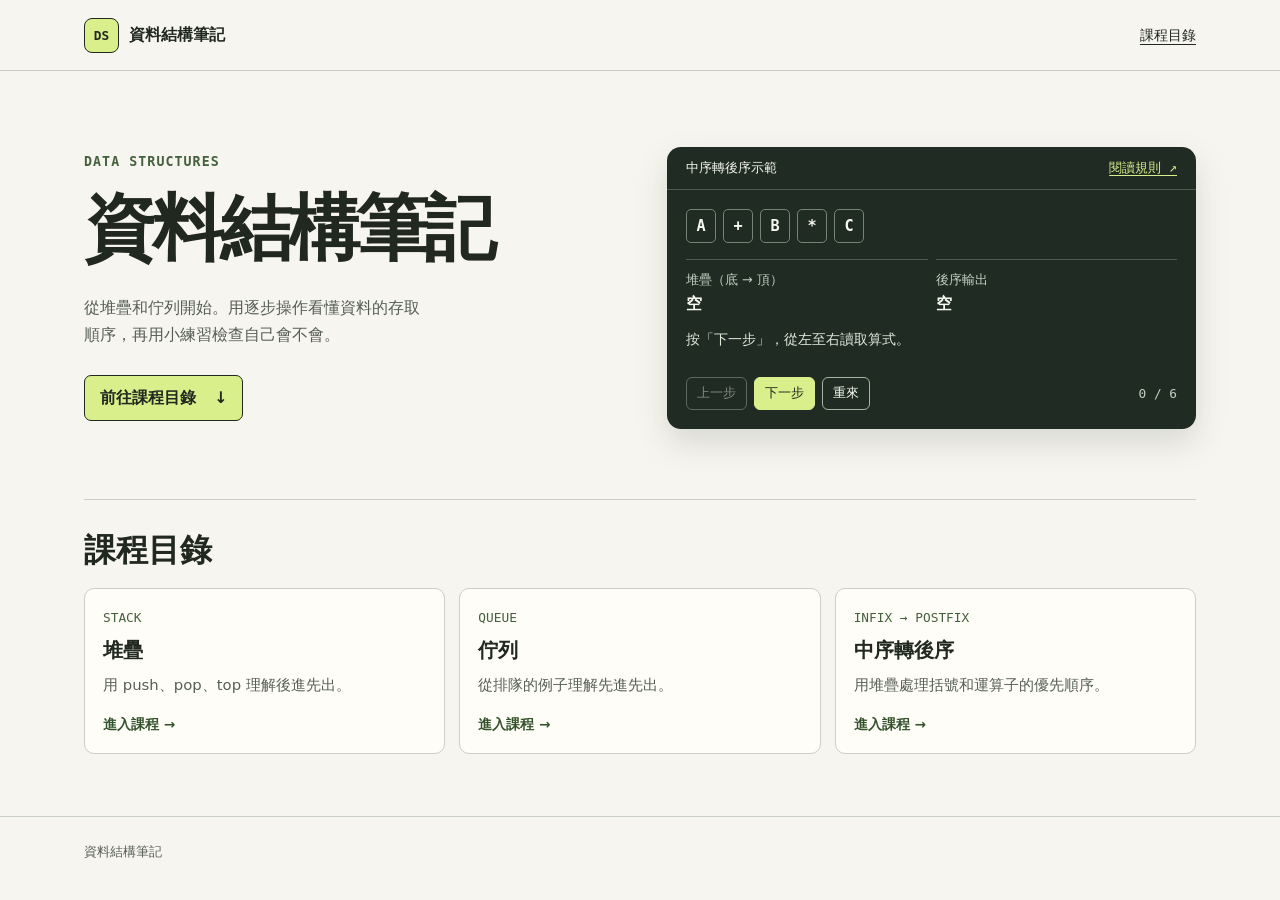
<file: index.html>
<!doctype html>
<html lang="zh-Hant">
<head>
  <meta charset="utf-8">
  <meta name="viewport" content="width=device-width, initial-scale=1">
  <meta name="description" content="用操作範例與小練習複習堆疊、佇列和中序轉後序。">
  <title>資料結構筆記</title>
  <link rel="stylesheet" href="assets/style.css">
  <script src="assets/demo.js" defer></script>
</head>
<body>
  <header><div class="wrap">
    <a class="brand" href="index.html"><span class="mark" aria-hidden="true">DS</span> 資料結構筆記</a>
    <nav aria-label="主導覽"><a href="#lessons">課程目錄</a></nav>
  </div></header>

  <main class="wrap">
    <section class="hero" aria-labelledby="page-title">
      <div>
        <p class="kicker" lang="en">DATA STRUCTURES</p>
        <h1 id="page-title">資料結構筆記</h1>
        <p>從堆疊和佇列開始。用逐步操作看懂資料的存取順序，再用小練習檢查自己會不會。</p>
        <a class="primary" href="#lessons">前往課程目錄 <span aria-hidden="true">↓</span></a>
      </div>
      <section class="demo" data-demo aria-labelledby="demo-title">
        <div class="demo-heading">
          <span id="demo-title">中序轉後序示範</span>
          <a href="lessons/infix-to-postfix.html">閱讀規則 ↗</a>
        </div>
        <div class="demo-body">
          <ol class="tokens" aria-label="中序算式"><li>A</li><li>+</li><li>B</li><li>*</li><li>C</li></ol>
          <div aria-live="polite" aria-atomic="true">
            <dl>
              <div><dt>堆疊（底 → 頂）</dt><dd data-stack>空</dd></div>
              <div><dt>後序輸出</dt><dd data-output>空</dd></div>
            </dl>
            <p class="demo-message" data-message>按「下一步」，從左至右讀取算式。</p>
          </div>
          <div class="demo-actions">
            <button type="button" data-previous disabled>上一步</button>
            <button class="next" type="button" data-next>下一步</button>
            <button type="button" data-reset>重來</button>
            <span class="counter" data-counter>0 / 6</span>
          </div>
          <noscript><p>啟用 JavaScript 即可操作示範。完整步驟也列在中序轉後序的課程頁。</p></noscript>
        </div>
      </section>
    </section>

    <section class="catalogue" id="lessons" aria-labelledby="catalogue-title">
      <h2 id="catalogue-title">課程目錄</h2>
      <div class="cards">
        <a class="card" href="lessons/stack.html">
          <code>STACK</code><h3>堆疊</h3><p>用 push、pop、top 理解後進先出。</p><span class="more">進入課程 →</span>
        </a>
        <a class="card" href="lessons/queue.html">
          <code>QUEUE</code><h3>佇列</h3><p>從排隊的例子理解先進先出。</p><span class="more">進入課程 →</span>
        </a>
        <a class="card" href="lessons/infix-to-postfix.html">
          <code>INFIX → POSTFIX</code><h3>中序轉後序</h3><p>用堆疊處理括號和運算子的優先順序。</p><span class="more">進入課程 →</span>
        </a>
      </div>
    </section>
  </main>
  <footer><div class="wrap">資料結構筆記</div></footer>
</body>
</html>
</file>
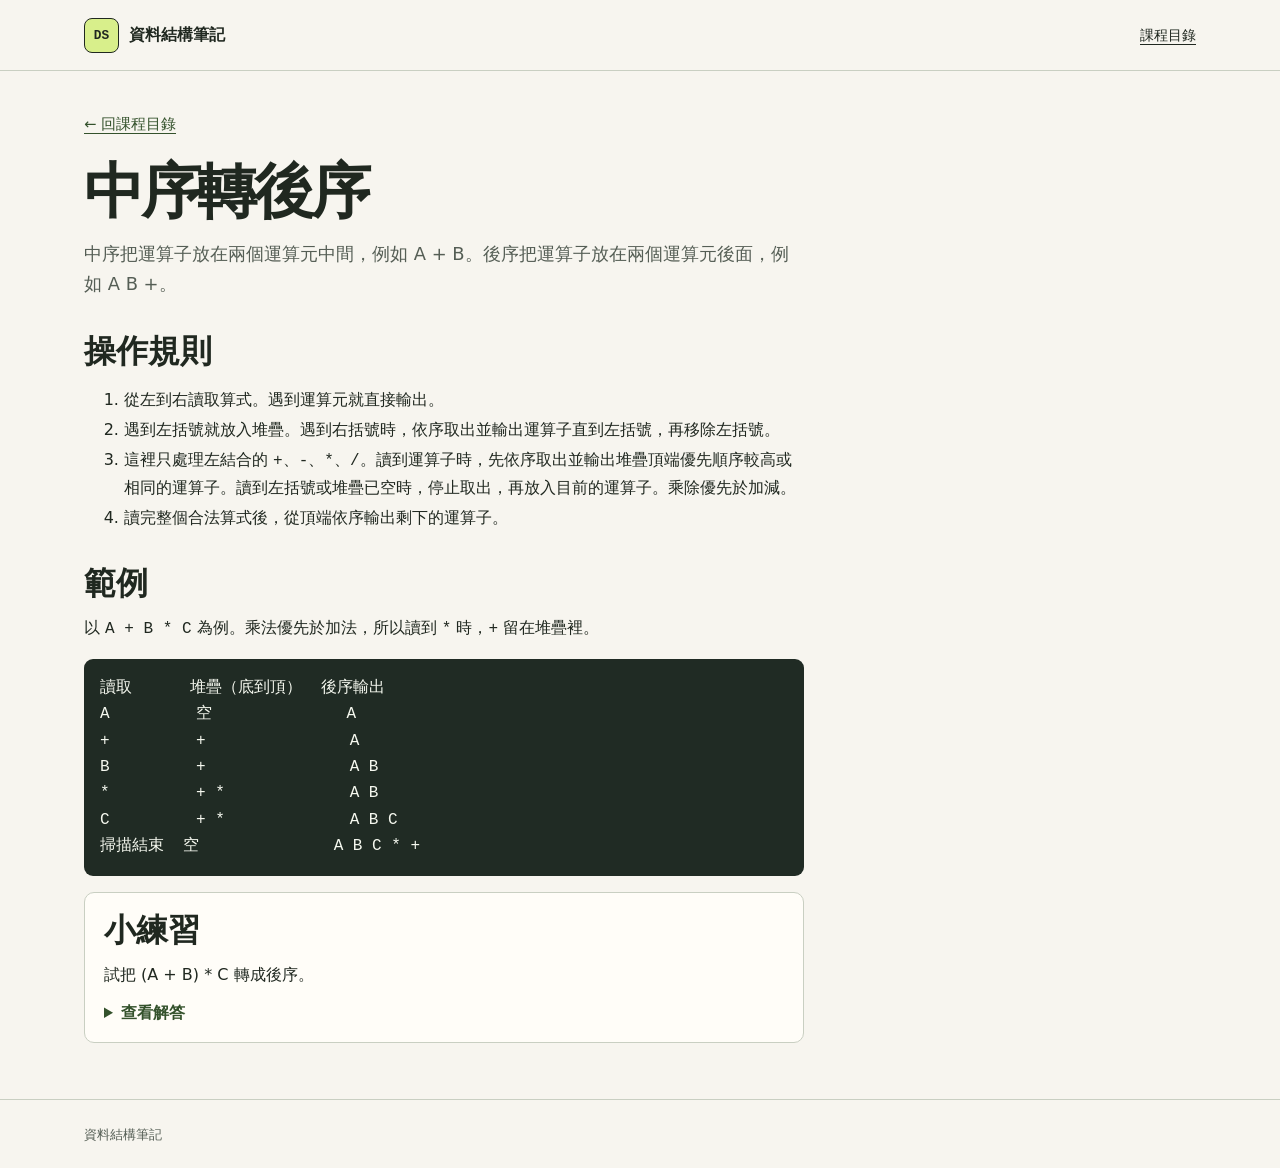
<file: lessons/infix-to-postfix.html>
<!doctype html>
<html lang="zh-Hant">
<head>
  <meta charset="utf-8">
  <meta name="viewport" content="width=device-width, initial-scale=1">
  <meta name="description" content="中序把運算子放在兩個運算元中間，例如 A + B。後序把運算子放在兩個運算元後面，例如 A B +。">
  <title>中序轉後序｜資料結構筆記</title>
  <link rel="stylesheet" href="../assets/style.css">
</head>
<body>
  <header><div class="wrap">
    <a class="brand" href="../index.html"><span class="mark" aria-hidden="true">DS</span> 資料結構筆記</a>
    <nav aria-label="主導覽"><a href="../index.html#lessons">課程目錄</a></nav>
  </div></header>

  <main class="wrap"><article class="article">
    <a class="back" href="../index.html#lessons">← 回課程目錄</a>
    <h1>中序轉後序</h1>
    <p class="summary">中序把運算子放在兩個運算元中間，例如 A + B。後序把運算子放在兩個運算元後面，例如 A B +。</p>

    <section>
      <h2>操作規則</h2>
      <ol>
          <li>從左到右讀取算式。遇到運算元就直接輸出。</li>
          <li>遇到左括號就放入堆疊。遇到右括號時，依序取出並輸出運算子直到左括號，再移除左括號。</li>
          <li>這裡只處理左結合的 <code>+</code>、<code>-</code>、<code>*</code>、<code>/</code>。讀到運算子時，先依序取出並輸出堆疊頂端優先順序較高或相同的運算子。讀到左括號或堆疊已空時，停止取出，再放入目前的運算子。乘除優先於加減。</li>
          <li>讀完整個合法算式後，從頂端依序輸出剩下的運算子。</li>
        </ol>
    </section>

    <section>
      <h2>範例</h2>
      <p>以 <code>A + B * C</code> 為例。乘法優先於加法，所以讀到 <code>*</code> 時，<code>+</code> 留在堆疊裡。</p>
        <pre><code>讀取      堆疊（底到頂）  後序輸出
A         空              A
+         +               A
B         +               A B
*         + *             A B
C         + *             A B C
掃描結束  空              A B C * +</code></pre>
    </section>

    <section class="quiz">
      <h2>小練習</h2>
      <p>試把 (A + B) * C 轉成後序。</p>
      <details>
        <summary>查看解答</summary>
        <p>A B + C *。讀到右括號時先輸出 +，乘法運算子最後輸出。</p>
      </details>
    </section>
  </article></main>
  <footer><div class="wrap">資料結構筆記</div></footer>
</body>
</html>
</file>
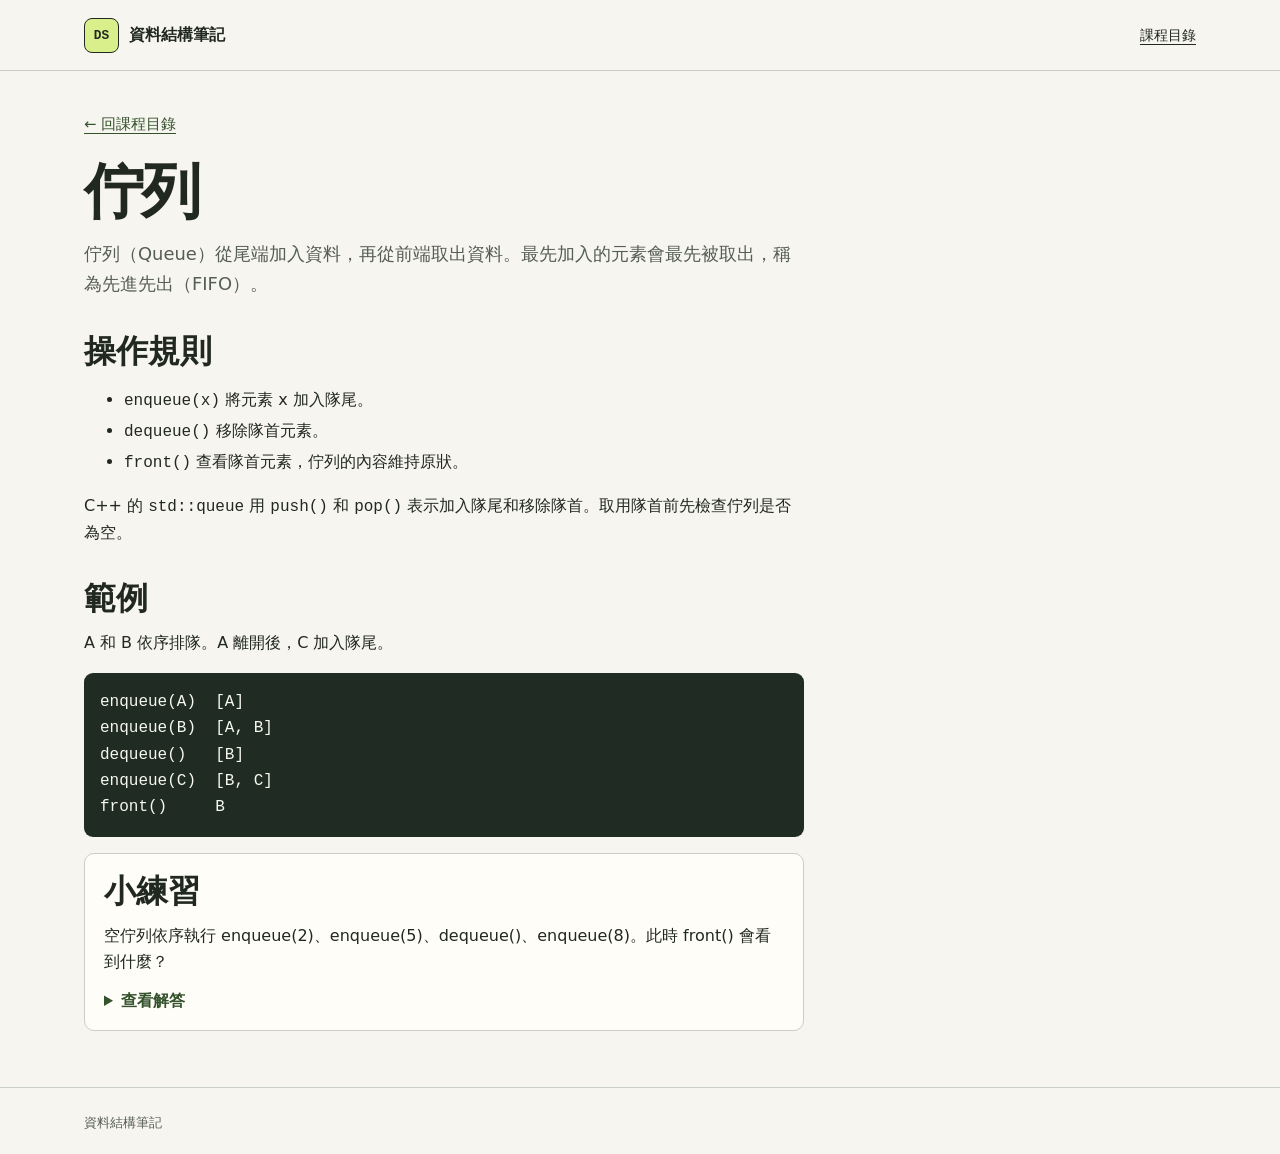
<file: lessons/queue.html>
<!doctype html>
<html lang="zh-Hant">
<head>
  <meta charset="utf-8">
  <meta name="viewport" content="width=device-width, initial-scale=1">
  <meta name="description" content="佇列（Queue）從尾端加入資料，再從前端取出資料。最先加入的元素會最先被取出，稱為先進先出（FIFO）。">
  <title>佇列｜資料結構筆記</title>
  <link rel="stylesheet" href="../assets/style.css">
</head>
<body>
  <header><div class="wrap">
    <a class="brand" href="../index.html"><span class="mark" aria-hidden="true">DS</span> 資料結構筆記</a>
    <nav aria-label="主導覽"><a href="../index.html#lessons">課程目錄</a></nav>
  </div></header>

  <main class="wrap"><article class="article">
    <a class="back" href="../index.html#lessons">← 回課程目錄</a>
    <h1>佇列</h1>
    <p class="summary">佇列（Queue）從尾端加入資料，再從前端取出資料。最先加入的元素會最先被取出，稱為先進先出（FIFO）。</p>

    <section>
      <h2>操作規則</h2>
      <ul>
          <li><code>enqueue(x)</code> 將元素 x 加入隊尾。</li>
          <li><code>dequeue()</code> 移除隊首元素。</li>
          <li><code>front()</code> 查看隊首元素，佇列的內容維持原狀。</li>
        </ul>
        <p>C++ 的 <code>std::queue</code> 用 <code>push()</code> 和 <code>pop()</code> 表示加入隊尾和移除隊首。取用隊首前先檢查佇列是否為空。</p>
    </section>

    <section>
      <h2>範例</h2>
      <p>A 和 B 依序排隊。A 離開後，C 加入隊尾。</p>
        <pre><code>enqueue(A)  [A]
enqueue(B)  [A, B]
dequeue()   [B]
enqueue(C)  [B, C]
front()     B</code></pre>
    </section>

    <section class="quiz">
      <h2>小練習</h2>
      <p>空佇列依序執行 enqueue(2)、enqueue(5)、dequeue()、enqueue(8)。此時 front() 會看到什麼？</p>
      <details>
        <summary>查看解答</summary>
        <p>5。先加入的 2 已離開。5 比 8 更早加入，所以它位於隊首。</p>
      </details>
    </section>
  </article></main>
  <footer><div class="wrap">資料結構筆記</div></footer>
</body>
</html>
</file>
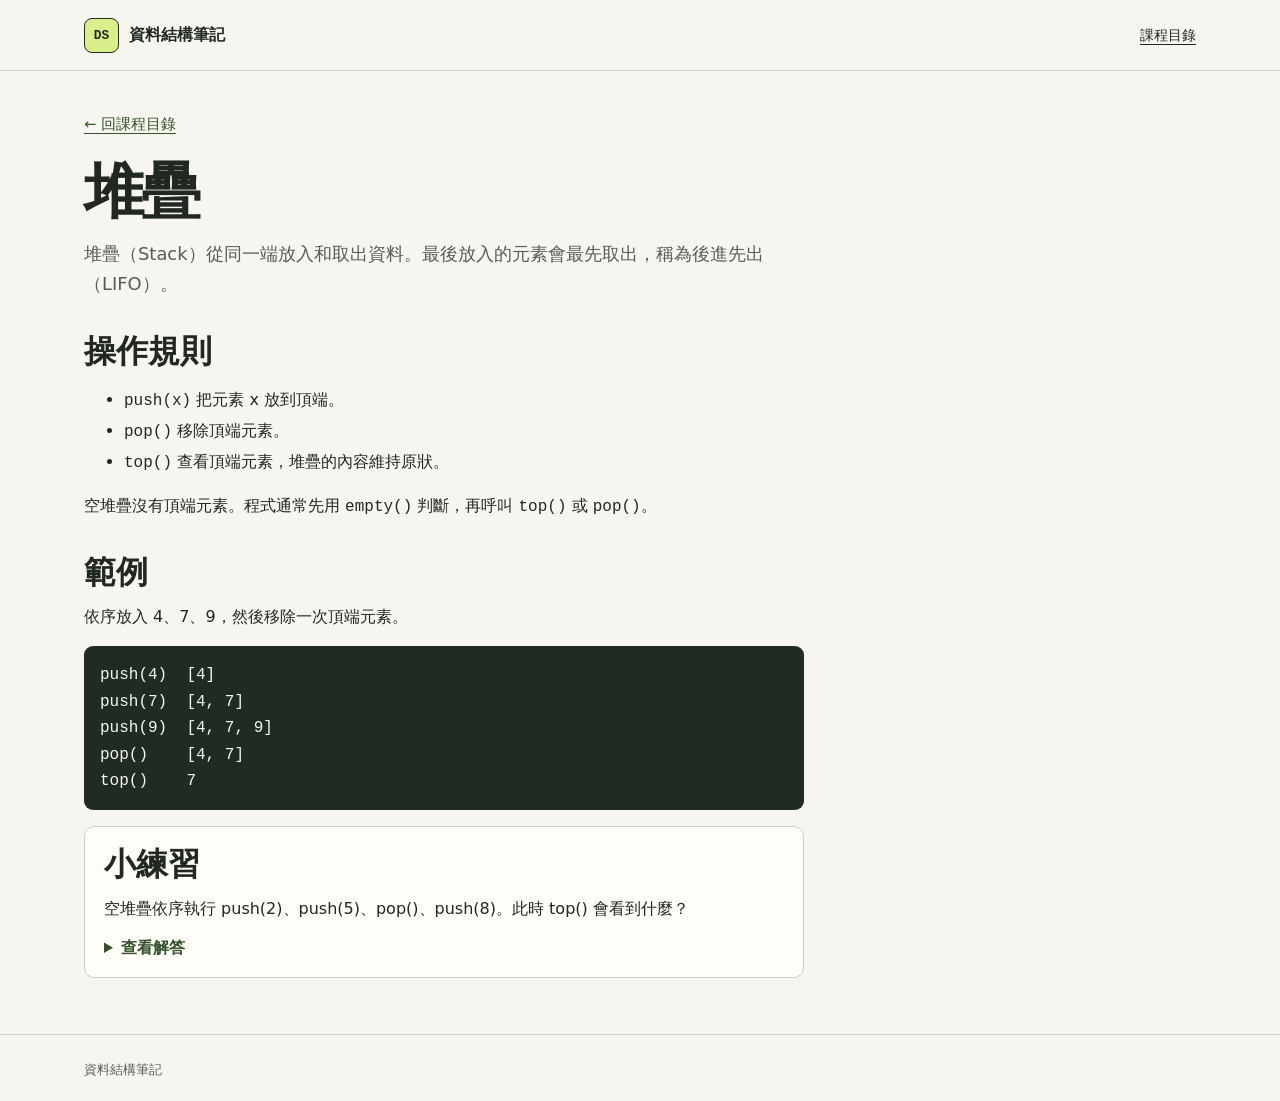
<file: lessons/stack.html>
<!doctype html>
<html lang="zh-Hant">
<head>
  <meta charset="utf-8">
  <meta name="viewport" content="width=device-width, initial-scale=1">
  <meta name="description" content="堆疊（Stack）從同一端放入和取出資料。最後放入的元素會最先取出，稱為後進先出（LIFO）。">
  <title>堆疊｜資料結構筆記</title>
  <link rel="stylesheet" href="../assets/style.css">
</head>
<body>
  <header><div class="wrap">
    <a class="brand" href="../index.html"><span class="mark" aria-hidden="true">DS</span> 資料結構筆記</a>
    <nav aria-label="主導覽"><a href="../index.html#lessons">課程目錄</a></nav>
  </div></header>

  <main class="wrap"><article class="article">
    <a class="back" href="../index.html#lessons">← 回課程目錄</a>
    <h1>堆疊</h1>
    <p class="summary">堆疊（Stack）從同一端放入和取出資料。最後放入的元素會最先取出，稱為後進先出（LIFO）。</p>

    <section>
      <h2>操作規則</h2>
      <ul>
          <li><code>push(x)</code> 把元素 x 放到頂端。</li>
          <li><code>pop()</code> 移除頂端元素。</li>
          <li><code>top()</code> 查看頂端元素，堆疊的內容維持原狀。</li>
        </ul>
        <p>空堆疊沒有頂端元素。程式通常先用 <code>empty()</code> 判斷，再呼叫 <code>top()</code> 或 <code>pop()</code>。</p>
    </section>

    <section>
      <h2>範例</h2>
      <p>依序放入 4、7、9，然後移除一次頂端元素。</p>
        <pre><code>push(4)  [4]
push(7)  [4, 7]
push(9)  [4, 7, 9]
pop()    [4, 7]
top()    7</code></pre>
    </section>

    <section class="quiz">
      <h2>小練習</h2>
      <p>空堆疊依序執行 push(2)、push(5)、pop()、push(8)。此時 top() 會看到什麼？</p>
      <details>
        <summary>查看解答</summary>
        <p>8。pop() 移除 5，而 8 是之後放進去的元素。</p>
      </details>
    </section>
  </article></main>
  <footer><div class="wrap">資料結構筆記</div></footer>
</body>
</html>
</file>
<file: assets/style.css>
:root {
  color-scheme: light;
  --paper: #f7f5ef;
  --ink: #202820;
  --muted: #555e55;
  --line: #c9cfc2;
  --white: #fffdf8;
  --green: #d8ef8b;
  --dark: #202b24;
  --mono: "IBM Plex Mono", ui-monospace, monospace;
  font-family: "Instrument Sans", "Noto Sans TC", system-ui, sans-serif;
  line-height: 1.65;
  background: var(--paper);
  color: var(--ink);
}
* { box-sizing: border-box; }
body { margin: 0; }
a { color: inherit; }
button { font: inherit; cursor: pointer; }
:focus-visible { outline: 3px solid #3b702e; outline-offset: 4px; }
.wrap { width: min(1112px, calc(100% - 64px)); margin-inline: auto; }
header { border-bottom: 1px solid var(--line); }
header .wrap, footer .wrap { min-height: 70px; display: flex; align-items: center; justify-content: space-between; gap: 16px; }
.brand { text-decoration: none; font-weight: 800; display: inline-flex; align-items: center; gap: 10px; }
.mark { display: inline-grid; place-items: center; background: var(--green); border: 1px solid var(--ink); width: 35px; height: 35px; border-radius: 8px; font: 700 .8rem var(--mono); }
nav a { font-size: .9rem; text-underline-offset: 4px; }
.hero { display: grid; grid-template-columns: 1fr 1fr; align-items: center; gap: 54px; padding-block: 76px 70px; }
.kicker { font: 600 .83rem var(--mono); color: #44603d; letter-spacing: .08em; margin: 0 0 14px; }
h1, h2, h3 { line-height: 1.25; margin: 0; }
h1 { font-size: clamp(2.55rem, 6vw, 4.5rem); letter-spacing: -.055em; }
h2 { font-size: clamp(1.45rem, 3.5vw, 2rem); }
.hero > div > p:not(.kicker) { max-width: 34ch; color: var(--muted); margin: 22px 0 27px; }
.primary { display: inline-flex; align-items: center; gap: 18px; background: var(--green); color: var(--ink); border: 1px solid var(--ink); border-radius: 7px; padding: 9px 15px; font-weight: 750; text-decoration: none; }
.primary:hover { background: #cbea6a; }
.demo { color: #f5f8ef; background: var(--dark); border-radius: 14px; overflow: hidden; box-shadow: 0 14px 32px #25382525; }
.demo :focus-visible { outline-color: var(--green); }
.demo-heading { border-bottom: 1px solid #4f5b50; padding: 12px 19px; display: flex; justify-content: space-between; align-items: center; gap: 12px; font: 500 .82rem var(--mono); }
.demo-heading a { color: var(--green); text-underline-offset: 3px; }
.demo-body { padding: 19px; }
.tokens { display: flex; gap: 7px; list-style: none; padding: 0; margin: 0; flex-wrap: wrap; }
.tokens li { display: grid; place-items: center; min-width: 30px; min-height: 34px; border-radius: 5px; border: 1px solid #758476; font: 600 .95rem var(--mono); }
.tokens [aria-current="step"] { background: var(--green); color: var(--ink); border-color: var(--green); }
.tokens .read { color: #bac8ba; }
.demo dl { display: grid; grid-template-columns: 1fr 1fr; gap: 8px; margin: 16px 0 0; }
.demo dl div { border-top: 1px solid #4f5b50; padding-top: 9px; }
.demo dt, .counter { color: #c2d1c1; font-size: .8rem; }
.demo dd { margin: 4px 0 0; min-height: 25px; font: 600 1rem var(--mono); }
.demo-message { color: #e1e9db; font-size: .88rem; min-height: 3em; margin: 9px 0 7px; }
.demo-actions { display: flex; flex-wrap: wrap; gap: 7px; align-items: center; }
.demo-actions button, .quiz button { border: 1px solid #a8b5a4; border-radius: 6px; background: transparent; color: inherit; padding: 4px 10px; font-size: .84rem; }
.demo-actions button:hover:not(:disabled) { background: #38473b; }
.demo-actions button:disabled { opacity: .45; cursor: default; }
.demo-actions .next { background: var(--green); color: var(--ink); border-color: var(--green); }
.demo-actions .next:hover:not(:disabled) { background: #cbea6a; }
.counter { margin-inline-start: auto; font-family: var(--mono); }
.catalogue { border-top: 1px solid var(--line); padding-block: 30px 62px; }
.catalogue h2 { margin-bottom: 18px; }
.cards { display: grid; grid-template-columns: repeat(3, 1fr); gap: 14px; }
.card { display: flex; flex-direction: column; gap: 10px; background: var(--white); border: 1px solid var(--line); border-radius: 10px; padding: 18px; text-decoration: none; }
.card:hover { border-color: #577845; }
.card h3 { font-size: 1.28rem; }
.card p { margin: 0; color: var(--muted); font-size: .93rem; }
.card .more { margin-top: auto; padding-top: 5px; color: #34522c; font-size: .85rem; font-weight: 750; }
.card code { font-size: .8rem; color: #44603d; }
footer { border-top: 1px solid var(--line); color: var(--muted); font-size: .84rem; }
.article { width: min(720px, 100%); padding-block: 40px 56px; }
.article h1 { margin-top: 17px; font-size: clamp(2.2rem, 7vw, 3.75rem); }
.article h2 { margin: 32px 0 12px; }
.article .summary { color: var(--muted); font-size: 1.12rem; }
.article p { margin-block: 10px; }
.article li { margin-block: 4px; }
.back { color: #34522c; text-underline-offset: 4px; font-size: .92rem; }
pre { background: var(--dark); color: #f5f8ef; border-radius: 9px; padding: 16px; overflow: auto; }
code, pre { font-family: var(--mono); }
.quiz { background: var(--white); border: 1px solid var(--line); border-radius: 10px; padding: 0 19px 16px; }
.quiz h2 { margin-top: 17px; }
.quiz details { margin-block-start: 12px; }
.quiz summary { cursor: pointer; color: #34522c; font-weight: 750; }
@media (max-width: 780px) {
  .wrap { width: calc(100% - 36px); }
  .hero { grid-template-columns: 1fr; gap: 25px; padding-block: 38px; }
  .cards { grid-template-columns: 1fr; }
  footer .wrap { min-height: 55px; }
}
</file>
